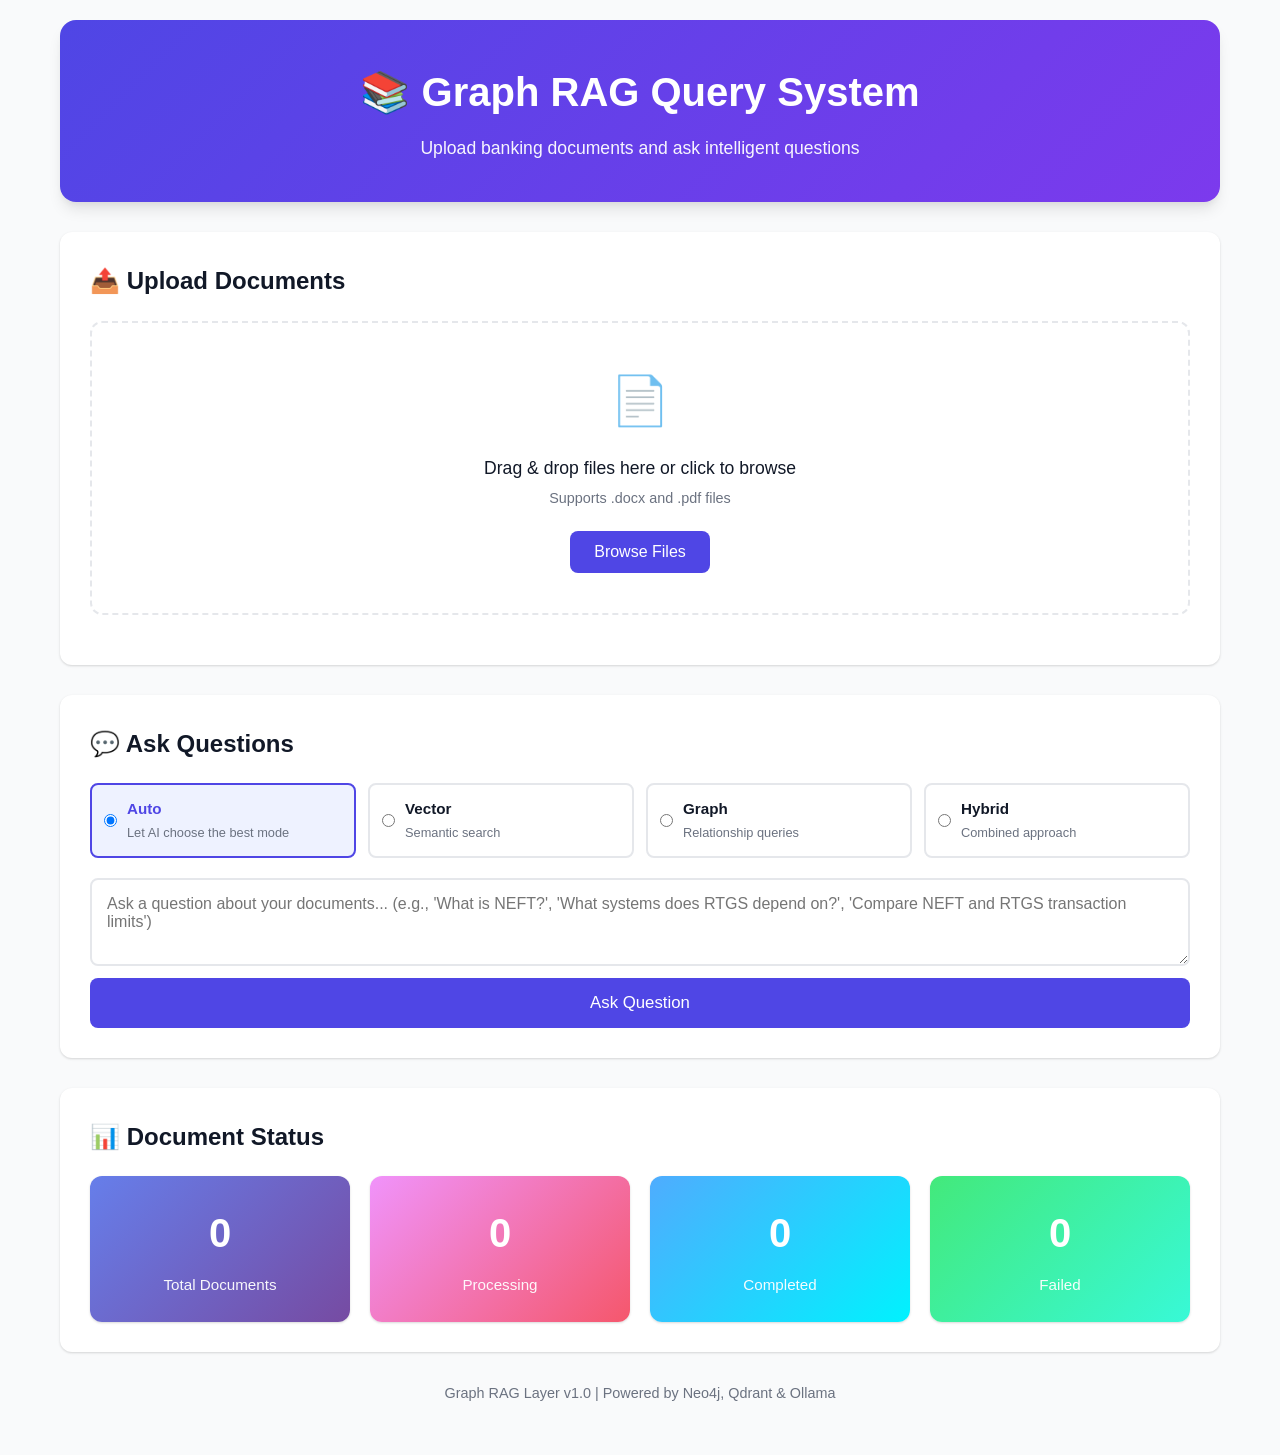
<file: frontend/index.html>
<!DOCTYPE html>
<html lang="en">
<head>
    <meta charset="UTF-8">
    <meta name="viewport" content="width=device-width, initial-scale=1.0">
    <title>Graph RAG Query System</title>
    <link rel="stylesheet" href="styles.css">
</head>
<body>
    <div class="container">
        <!-- Header -->
        <header class="header">
            <h1>📚 Graph RAG Query System</h1>
            <p class="subtitle">Upload banking documents and ask intelligent questions</p>
        </header>

        <!-- Main Content -->
        <div class="main-content">
            <!-- Upload Section -->
            <section class="upload-section">
                <h2>📤 Upload Documents</h2>
                <div class="upload-area" id="uploadArea">
                    <div class="upload-icon">📄</div>
                    <p class="upload-text">Drag & drop files here or click to browse</p>
                    <p class="upload-hint">Supports .docx and .pdf files</p>
                    <input type="file" id="fileInput" accept=".docx,.pdf" multiple hidden>
                    <button class="btn btn-primary" id="browseBtn">Browse Files</button>
                </div>

                <!-- File List -->
                <div class="file-list" id="fileList"></div>

                <!-- Upload Progress -->
                <div class="upload-progress" id="uploadProgress" style="display: none;">
                    <div class="progress-bar">
                        <div class="progress-fill" id="progressFill"></div>
                    </div>
                    <p class="progress-text" id="progressText">Uploading...</p>
                </div>
            </section>

            <!-- Query Section -->
            <section class="query-section">
                <h2>💬 Ask Questions</h2>
                
                <!-- Query Mode Selection -->
                <div class="mode-selector">
                    <label class="mode-option">
                        <input type="radio" name="mode" value="AUTO" checked>
                        <span class="mode-label">
                            <strong>Auto</strong>
                            <small>Let AI choose the best mode</small>
                        </span>
                    </label>
                    <label class="mode-option">
                        <input type="radio" name="mode" value="VECTOR">
                        <span class="mode-label">
                            <strong>Vector</strong>
                            <small>Semantic search</small>
                        </span>
                    </label>
                    <label class="mode-option">
                        <input type="radio" name="mode" value="GRAPH">
                        <span class="mode-label">
                            <strong>Graph</strong>
                            <small>Relationship queries</small>
                        </span>
                    </label>
                    <label class="mode-option">
                        <input type="radio" name="mode" value="HYBRID">
                        <span class="mode-label">
                            <strong>Hybrid</strong>
                            <small>Combined approach</small>
                        </span>
                    </label>
                </div>

                <!-- Query Input -->
                <div class="query-input-container">
                    <textarea 
                        id="queryInput" 
                        class="query-input" 
                        placeholder="Ask a question about your documents... (e.g., 'What is NEFT?', 'What systems does RTGS depend on?', 'Compare NEFT and RTGS transaction limits')"
                        rows="3"
                    ></textarea>
                    <button class="btn btn-primary btn-query" id="queryBtn">
                        <span id="queryBtnText">Ask Question</span>
                        <span id="queryBtnLoader" class="loader" style="display: none;"></span>
                    </button>
                </div>

                <!-- Response Area -->
                <div class="response-area" id="responseArea" style="display: none;">
                    <div class="response-header">
                        <h3>📝 Answer</h3>
                        <span class="mode-badge" id="modeBadge"></span>
                    </div>
                    <div class="response-content" id="responseContent"></div>
                    
                    <!-- Citations -->
                    <div class="citations" id="citations" style="display: none;">
                        <h4>📎 Sources</h4>
                        <div class="citations-list" id="citationsList"></div>
                    </div>

                    <!-- Metrics -->
                    <div class="metrics" id="metrics" style="display: none;">
                        <div class="metric">
                            <span class="metric-label">Query Time:</span>
                            <span class="metric-value" id="queryTime">-</span>
                        </div>
                        <div class="metric">
                            <span class="metric-label">Faithfulness Score:</span>
                            <span class="metric-value" id="faithfulnessScore">-</span>
                        </div>
                        <div class="metric">
                            <span class="metric-label">Chunks Retrieved:</span>
                            <span class="metric-value" id="chunksRetrieved">-</span>
                        </div>
                    </div>
                </div>

                <!-- Error Message -->
                <div class="error-message" id="errorMessage" style="display: none;"></div>
            </section>

            <!-- Document Status -->
            <section class="status-section">
                <h2>📊 Document Status</h2>
                <div class="status-grid" id="statusGrid">
                    <div class="status-card">
                        <div class="status-number" id="totalDocs">0</div>
                        <div class="status-label">Total Documents</div>
                    </div>
                    <div class="status-card">
                        <div class="status-number" id="processingDocs">0</div>
                        <div class="status-label">Processing</div>
                    </div>
                    <div class="status-card">
                        <div class="status-number" id="completedDocs">0</div>
                        <div class="status-label">Completed</div>
                    </div>
                    <div class="status-card">
                        <div class="status-number" id="failedDocs">0</div>
                        <div class="status-label">Failed</div>
                    </div>
                </div>
            </section>
        </div>

        <!-- Footer -->
        <footer class="footer">
            <p>Graph RAG Layer v1.0 | Powered by Neo4j, Qdrant & Ollama</p>
        </footer>
    </div>

    <script src="app.js"></script>
</body>
</html>
</file>
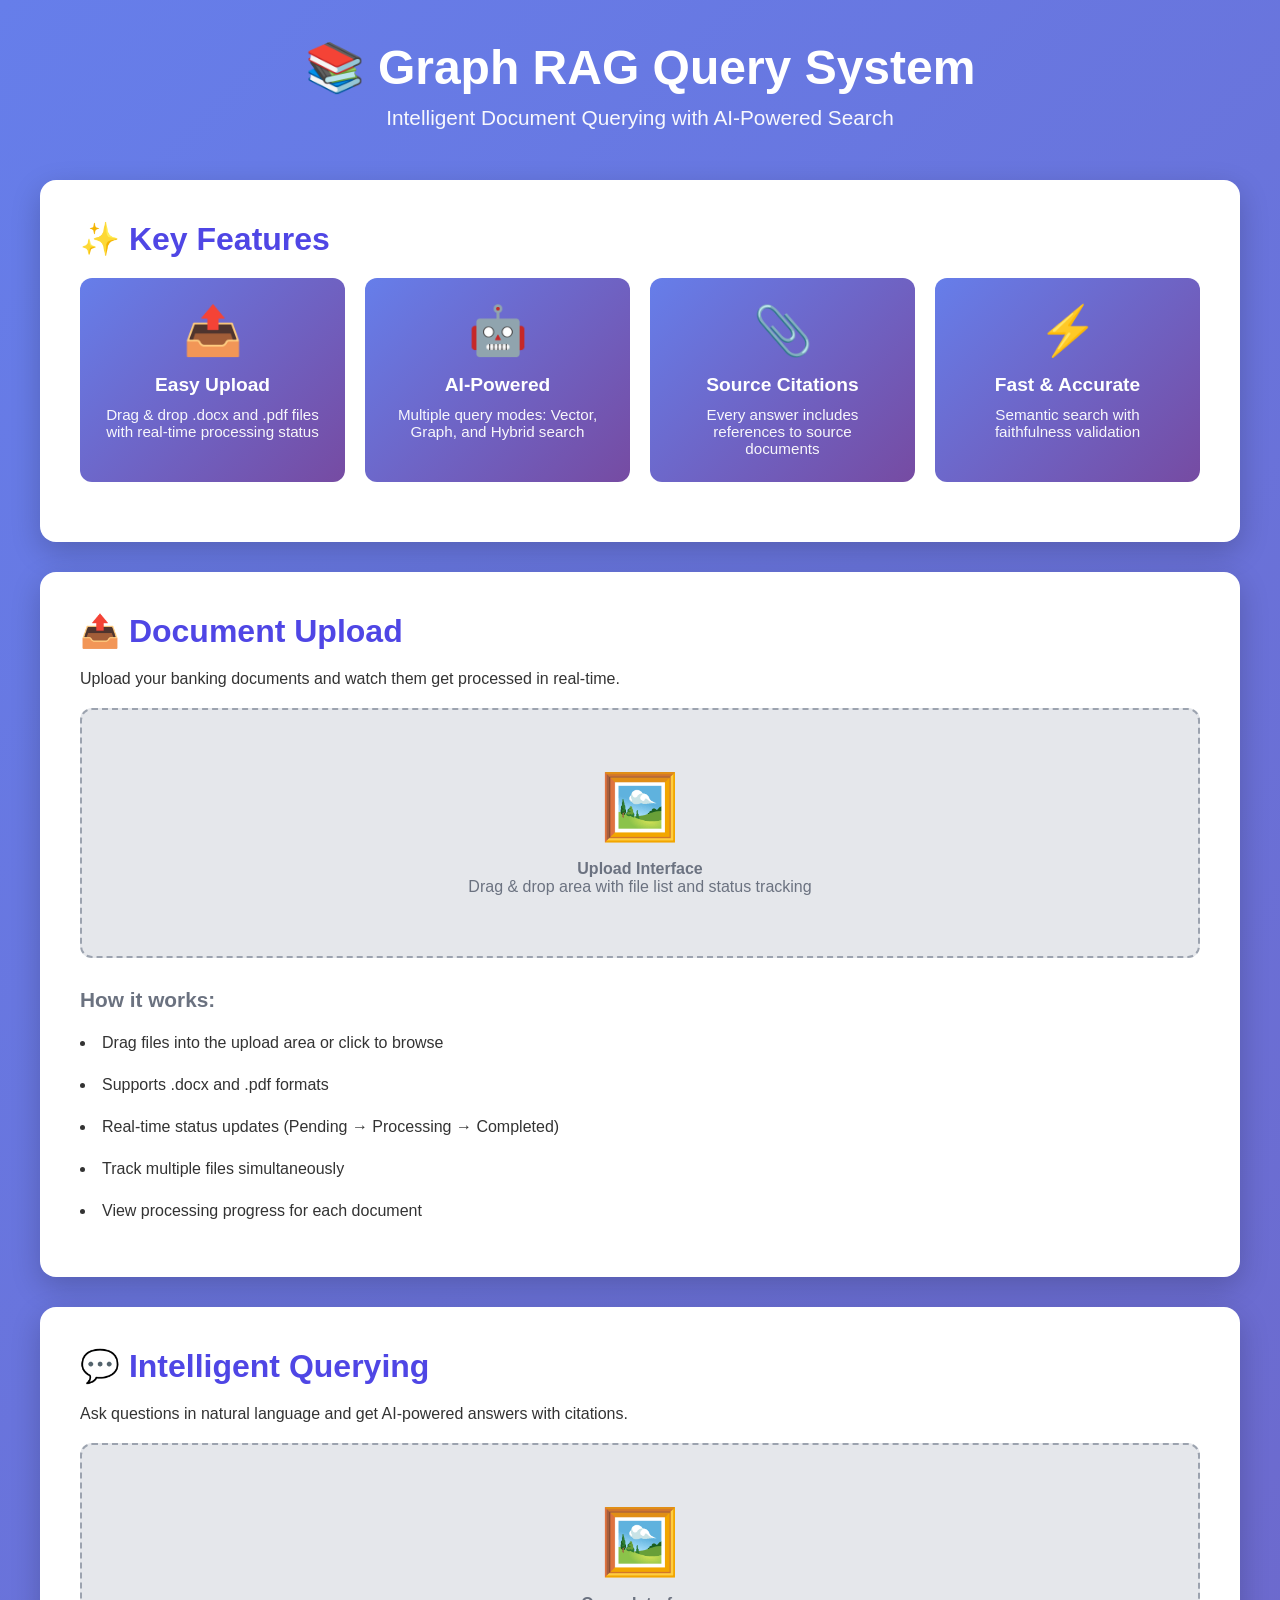
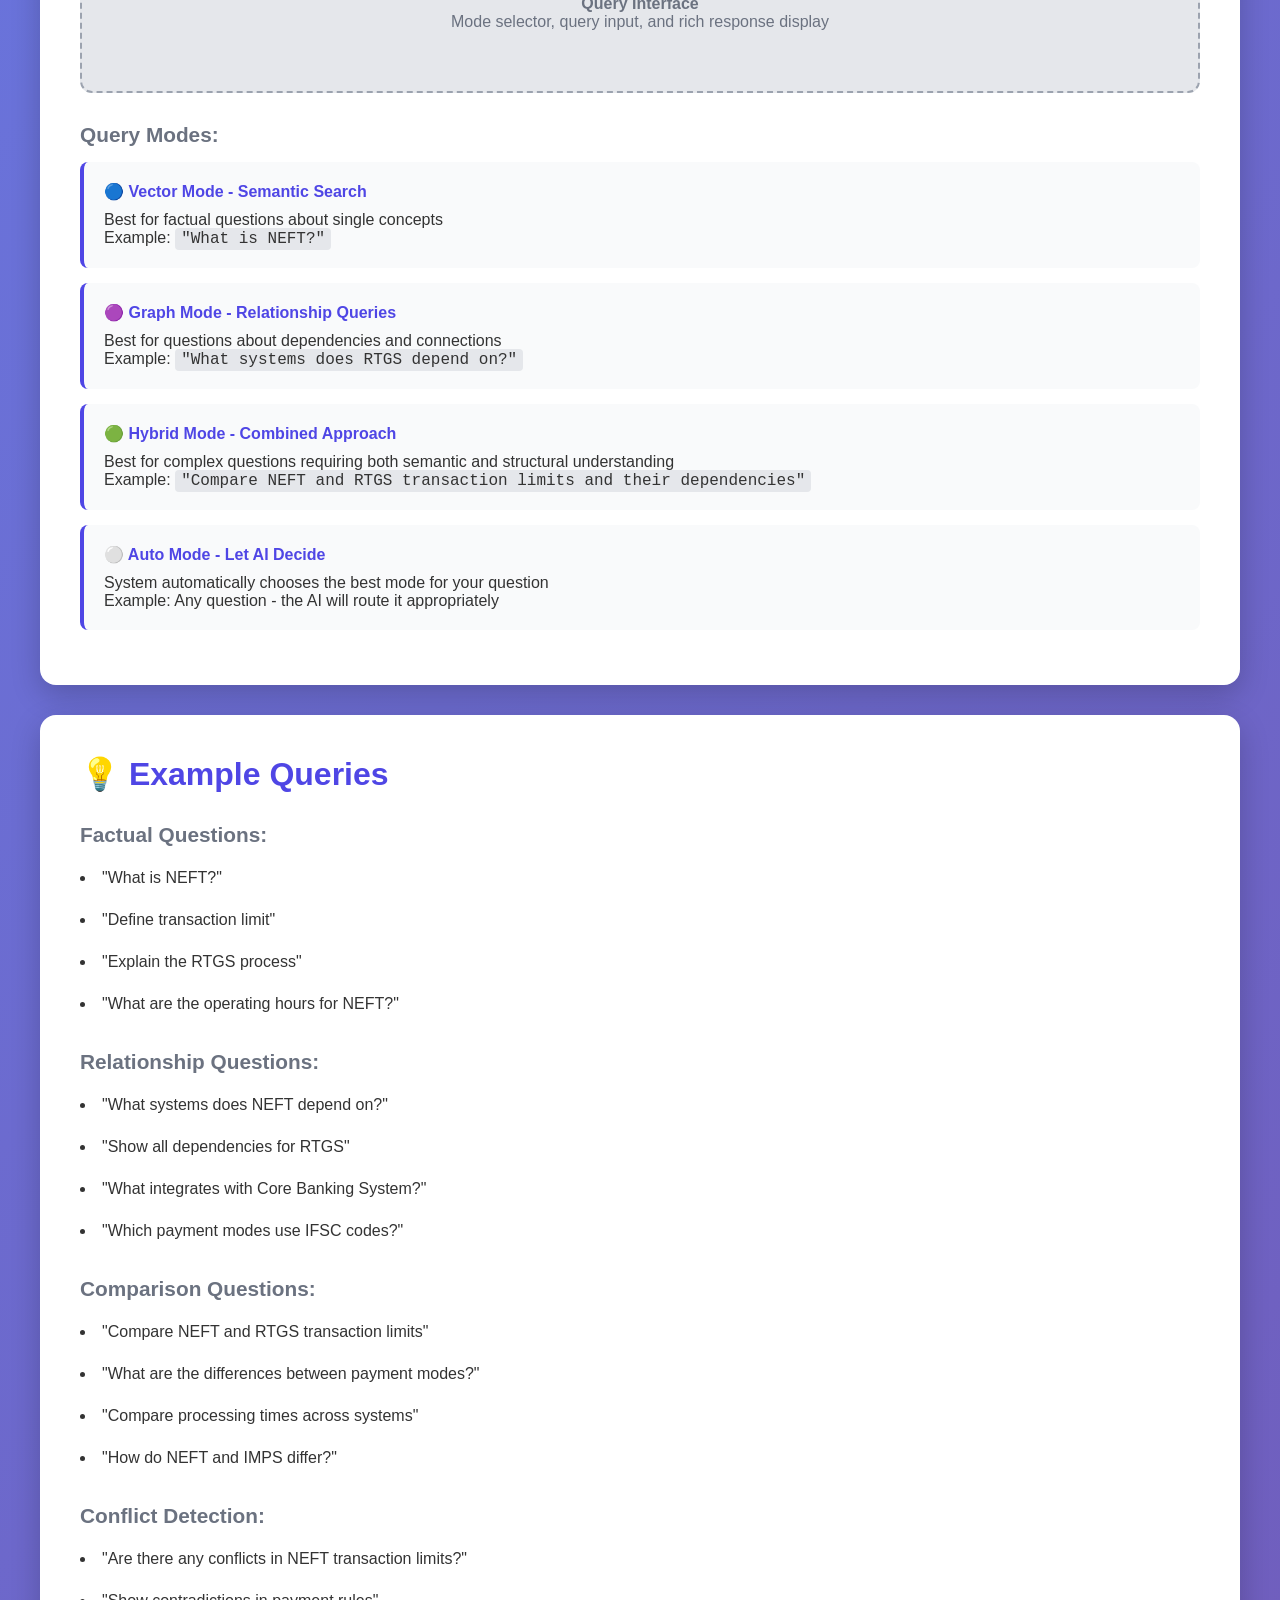
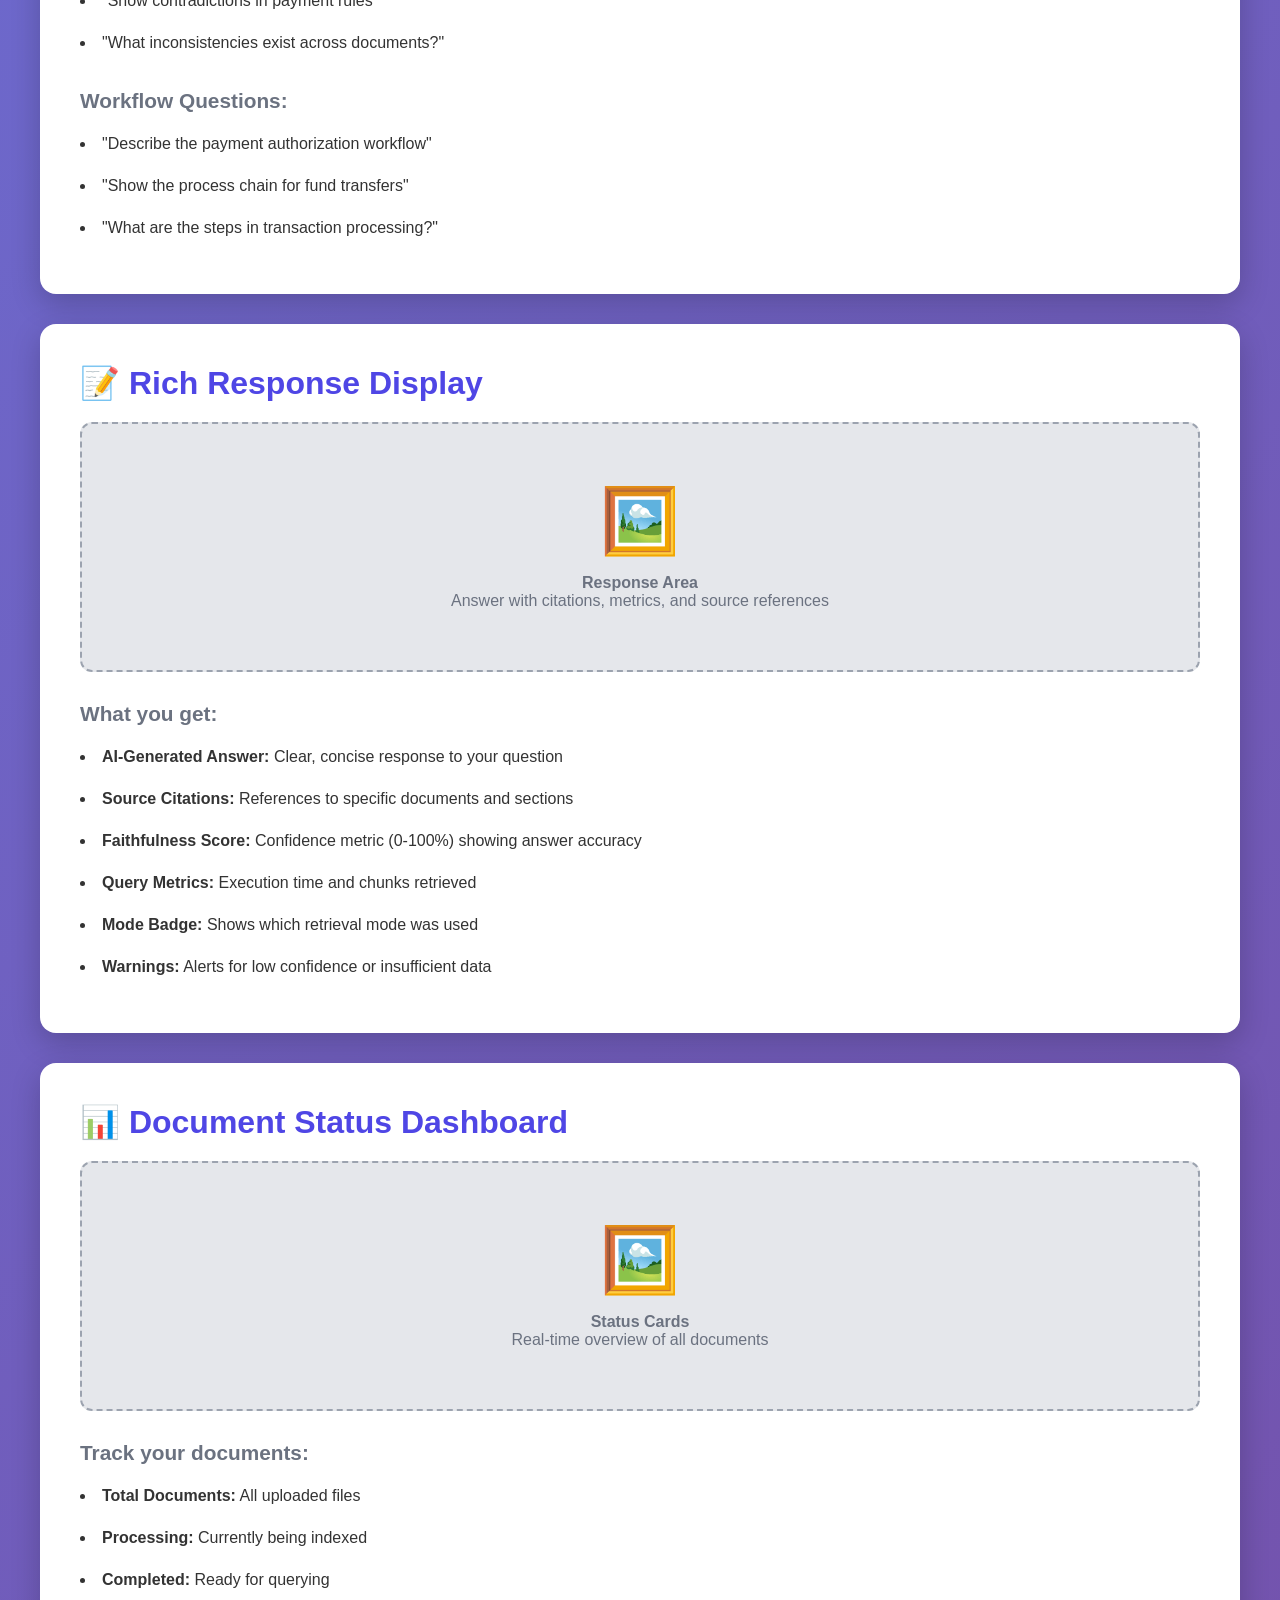
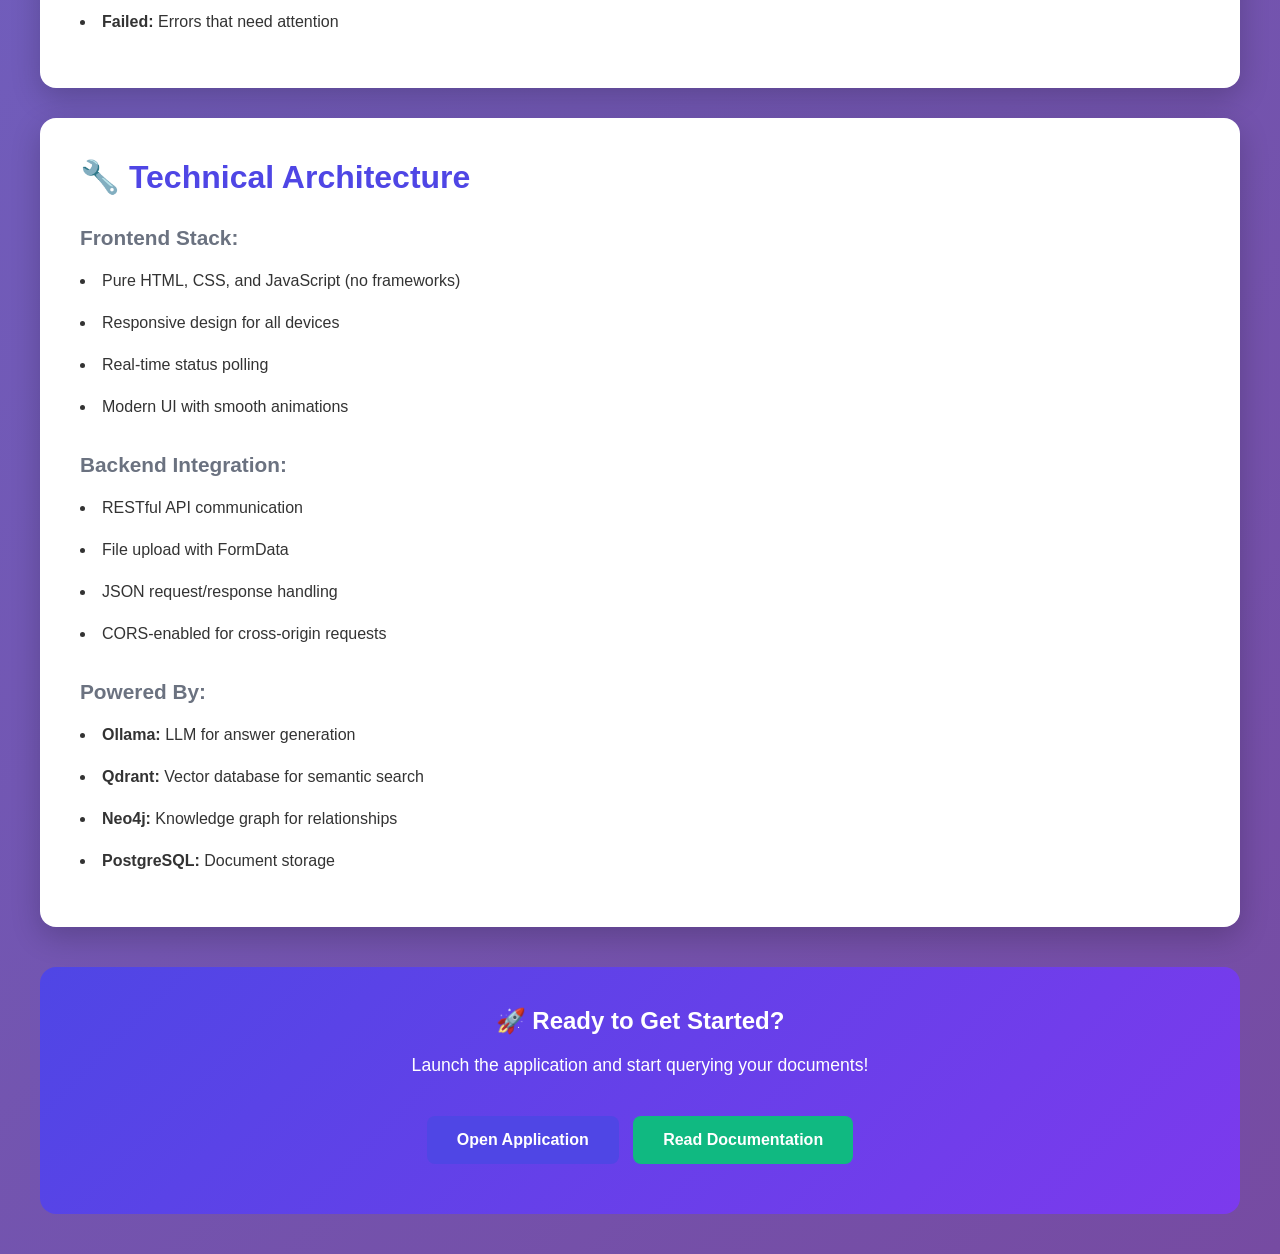
<file: frontend/demo.html>
<!DOCTYPE html>
<html lang="en">
<head>
    <meta charset="UTF-8">
    <meta name="viewport" content="width=device-width, initial-scale=1.0">
    <title>Graph RAG Demo - Screenshots & Examples</title>
    <style>
        * {
            margin: 0;
            padding: 0;
            box-sizing: border-box;
        }

        body {
            font-family: -apple-system, BlinkMacSystemFont, 'Segoe UI', Roboto, sans-serif;
            background: linear-gradient(135deg, #667eea 0%, #764ba2 100%);
            color: #333;
            padding: 40px 20px;
        }

        .container {
            max-width: 1200px;
            margin: 0 auto;
        }

        .header {
            text-align: center;
            color: white;
            margin-bottom: 50px;
        }

        .header h1 {
            font-size: 3rem;
            margin-bottom: 10px;
        }

        .header p {
            font-size: 1.3rem;
            opacity: 0.95;
        }

        .demo-section {
            background: white;
            border-radius: 16px;
            padding: 40px;
            margin-bottom: 30px;
            box-shadow: 0 10px 30px rgba(0,0,0,0.2);
        }

        .demo-section h2 {
            color: #4f46e5;
            margin-bottom: 20px;
            font-size: 2rem;
        }

        .demo-section h3 {
            color: #6b7280;
            margin: 30px 0 15px 0;
            font-size: 1.3rem;
        }

        .example-box {
            background: #f9fafb;
            border-left: 4px solid #4f46e5;
            padding: 20px;
            margin: 15px 0;
            border-radius: 8px;
        }

        .example-box strong {
            color: #4f46e5;
            display: block;
            margin-bottom: 10px;
        }

        .example-box code {
            background: #e5e7eb;
            padding: 2px 6px;
            border-radius: 4px;
            font-family: 'Courier New', monospace;
        }

        .feature-grid {
            display: grid;
            grid-template-columns: repeat(auto-fit, minmax(250px, 1fr));
            gap: 20px;
            margin: 20px 0;
        }

        .feature-card {
            background: linear-gradient(135deg, #667eea 0%, #764ba2 100%);
            color: white;
            padding: 25px;
            border-radius: 12px;
            text-align: center;
        }

        .feature-card .icon {
            font-size: 3rem;
            margin-bottom: 15px;
        }

        .feature-card h4 {
            margin-bottom: 10px;
            font-size: 1.2rem;
        }

        .feature-card p {
            opacity: 0.95;
            font-size: 0.95rem;
        }

        .screenshot-placeholder {
            background: #e5e7eb;
            border: 2px dashed #9ca3af;
            border-radius: 12px;
            padding: 60px;
            text-align: center;
            color: #6b7280;
            margin: 20px 0;
        }

        .screenshot-placeholder .icon {
            font-size: 4rem;
            margin-bottom: 15px;
        }

        .btn {
            display: inline-block;
            background: #4f46e5;
            color: white;
            padding: 15px 30px;
            border-radius: 8px;
            text-decoration: none;
            font-weight: 600;
            margin: 10px 5px;
            transition: all 0.2s;
        }

        .btn:hover {
            background: #4338ca;
            transform: translateY(-2px);
            box-shadow: 0 4px 12px rgba(79, 70, 229, 0.4);
        }

        .btn-secondary {
            background: #10b981;
        }

        .btn-secondary:hover {
            background: #059669;
        }

        .cta-section {
            text-align: center;
            padding: 40px;
            background: linear-gradient(135deg, #4f46e5 0%, #7c3aed 100%);
            color: white;
            border-radius: 16px;
            margin-top: 40px;
        }

        .cta-section h2 {
            color: white;
            margin-bottom: 20px;
        }

        ul {
            list-style-position: inside;
            line-height: 2;
        }

        li {
            margin: 10px 0;
        }
    </style>
</head>
<body>
    <div class="container">
        <div class="header">
            <h1>📚 Graph RAG Query System</h1>
            <p>Intelligent Document Querying with AI-Powered Search</p>
        </div>

        <!-- Features Overview -->
        <div class="demo-section">
            <h2>✨ Key Features</h2>
            <div class="feature-grid">
                <div class="feature-card">
                    <div class="icon">📤</div>
                    <h4>Easy Upload</h4>
                    <p>Drag & drop .docx and .pdf files with real-time processing status</p>
                </div>
                <div class="feature-card">
                    <div class="icon">🤖</div>
                    <h4>AI-Powered</h4>
                    <p>Multiple query modes: Vector, Graph, and Hybrid search</p>
                </div>
                <div class="feature-card">
                    <div class="icon">📎</div>
                    <h4>Source Citations</h4>
                    <p>Every answer includes references to source documents</p>
                </div>
                <div class="feature-card">
                    <div class="icon">⚡</div>
                    <h4>Fast & Accurate</h4>
                    <p>Semantic search with faithfulness validation</p>
                </div>
            </div>
        </div>

        <!-- Upload Demo -->
        <div class="demo-section">
            <h2>📤 Document Upload</h2>
            <p>Upload your banking documents and watch them get processed in real-time.</p>
            
            <div class="screenshot-placeholder">
                <div class="icon">🖼️</div>
                <p><strong>Upload Interface</strong></p>
                <p>Drag & drop area with file list and status tracking</p>
            </div>

            <h3>How it works:</h3>
            <ul>
                <li>Drag files into the upload area or click to browse</li>
                <li>Supports .docx and .pdf formats</li>
                <li>Real-time status updates (Pending → Processing → Completed)</li>
                <li>Track multiple files simultaneously</li>
                <li>View processing progress for each document</li>
            </ul>
        </div>

        <!-- Query Demo -->
        <div class="demo-section">
            <h2>💬 Intelligent Querying</h2>
            <p>Ask questions in natural language and get AI-powered answers with citations.</p>

            <div class="screenshot-placeholder">
                <div class="icon">🖼️</div>
                <p><strong>Query Interface</strong></p>
                <p>Mode selector, query input, and rich response display</p>
            </div>

            <h3>Query Modes:</h3>
            
            <div class="example-box">
                <strong>🔵 Vector Mode - Semantic Search</strong>
                <p>Best for factual questions about single concepts</p>
                <p>Example: <code>"What is NEFT?"</code></p>
            </div>

            <div class="example-box">
                <strong>🟣 Graph Mode - Relationship Queries</strong>
                <p>Best for questions about dependencies and connections</p>
                <p>Example: <code>"What systems does RTGS depend on?"</code></p>
            </div>

            <div class="example-box">
                <strong>🟢 Hybrid Mode - Combined Approach</strong>
                <p>Best for complex questions requiring both semantic and structural understanding</p>
                <p>Example: <code>"Compare NEFT and RTGS transaction limits and their dependencies"</code></p>
            </div>

            <div class="example-box">
                <strong>⚪ Auto Mode - Let AI Decide</strong>
                <p>System automatically chooses the best mode for your question</p>
                <p>Example: Any question - the AI will route it appropriately</p>
            </div>
        </div>

        <!-- Example Queries -->
        <div class="demo-section">
            <h2>💡 Example Queries</h2>
            
            <h3>Factual Questions:</h3>
            <ul>
                <li>"What is NEFT?"</li>
                <li>"Define transaction limit"</li>
                <li>"Explain the RTGS process"</li>
                <li>"What are the operating hours for NEFT?"</li>
            </ul>

            <h3>Relationship Questions:</h3>
            <ul>
                <li>"What systems does NEFT depend on?"</li>
                <li>"Show all dependencies for RTGS"</li>
                <li>"What integrates with Core Banking System?"</li>
                <li>"Which payment modes use IFSC codes?"</li>
            </ul>

            <h3>Comparison Questions:</h3>
            <ul>
                <li>"Compare NEFT and RTGS transaction limits"</li>
                <li>"What are the differences between payment modes?"</li>
                <li>"Compare processing times across systems"</li>
                <li>"How do NEFT and IMPS differ?"</li>
            </ul>

            <h3>Conflict Detection:</h3>
            <ul>
                <li>"Are there any conflicts in NEFT transaction limits?"</li>
                <li>"Show contradictions in payment rules"</li>
                <li>"What inconsistencies exist across documents?"</li>
            </ul>

            <h3>Workflow Questions:</h3>
            <ul>
                <li>"Describe the payment authorization workflow"</li>
                <li>"Show the process chain for fund transfers"</li>
                <li>"What are the steps in transaction processing?"</li>
            </ul>
        </div>

        <!-- Response Features -->
        <div class="demo-section">
            <h2>📝 Rich Response Display</h2>
            
            <div class="screenshot-placeholder">
                <div class="icon">🖼️</div>
                <p><strong>Response Area</strong></p>
                <p>Answer with citations, metrics, and source references</p>
            </div>

            <h3>What you get:</h3>
            <ul>
                <li><strong>AI-Generated Answer:</strong> Clear, concise response to your question</li>
                <li><strong>Source Citations:</strong> References to specific documents and sections</li>
                <li><strong>Faithfulness Score:</strong> Confidence metric (0-100%) showing answer accuracy</li>
                <li><strong>Query Metrics:</strong> Execution time and chunks retrieved</li>
                <li><strong>Mode Badge:</strong> Shows which retrieval mode was used</li>
                <li><strong>Warnings:</strong> Alerts for low confidence or insufficient data</li>
            </ul>
        </div>

        <!-- Status Dashboard -->
        <div class="demo-section">
            <h2>📊 Document Status Dashboard</h2>
            
            <div class="screenshot-placeholder">
                <div class="icon">🖼️</div>
                <p><strong>Status Cards</strong></p>
                <p>Real-time overview of all documents</p>
            </div>

            <h3>Track your documents:</h3>
            <ul>
                <li><strong>Total Documents:</strong> All uploaded files</li>
                <li><strong>Processing:</strong> Currently being indexed</li>
                <li><strong>Completed:</strong> Ready for querying</li>
                <li><strong>Failed:</strong> Errors that need attention</li>
            </ul>
        </div>

        <!-- Technical Details -->
        <div class="demo-section">
            <h2>🔧 Technical Architecture</h2>
            
            <h3>Frontend Stack:</h3>
            <ul>
                <li>Pure HTML, CSS, and JavaScript (no frameworks)</li>
                <li>Responsive design for all devices</li>
                <li>Real-time status polling</li>
                <li>Modern UI with smooth animations</li>
            </ul>

            <h3>Backend Integration:</h3>
            <ul>
                <li>RESTful API communication</li>
                <li>File upload with FormData</li>
                <li>JSON request/response handling</li>
                <li>CORS-enabled for cross-origin requests</li>
            </ul>

            <h3>Powered By:</h3>
            <ul>
                <li><strong>Ollama:</strong> LLM for answer generation</li>
                <li><strong>Qdrant:</strong> Vector database for semantic search</li>
                <li><strong>Neo4j:</strong> Knowledge graph for relationships</li>
                <li><strong>PostgreSQL:</strong> Document storage</li>
            </ul>
        </div>

        <!-- Call to Action -->
        <div class="cta-section">
            <h2>🚀 Ready to Get Started?</h2>
            <p style="margin-bottom: 30px; font-size: 1.1rem;">
                Launch the application and start querying your documents!
            </p>
            <a href="index.html" class="btn">Open Application</a>
            <a href="README.md" class="btn btn-secondary">Read Documentation</a>
        </div>
    </div>
</body>
</html>
</file>
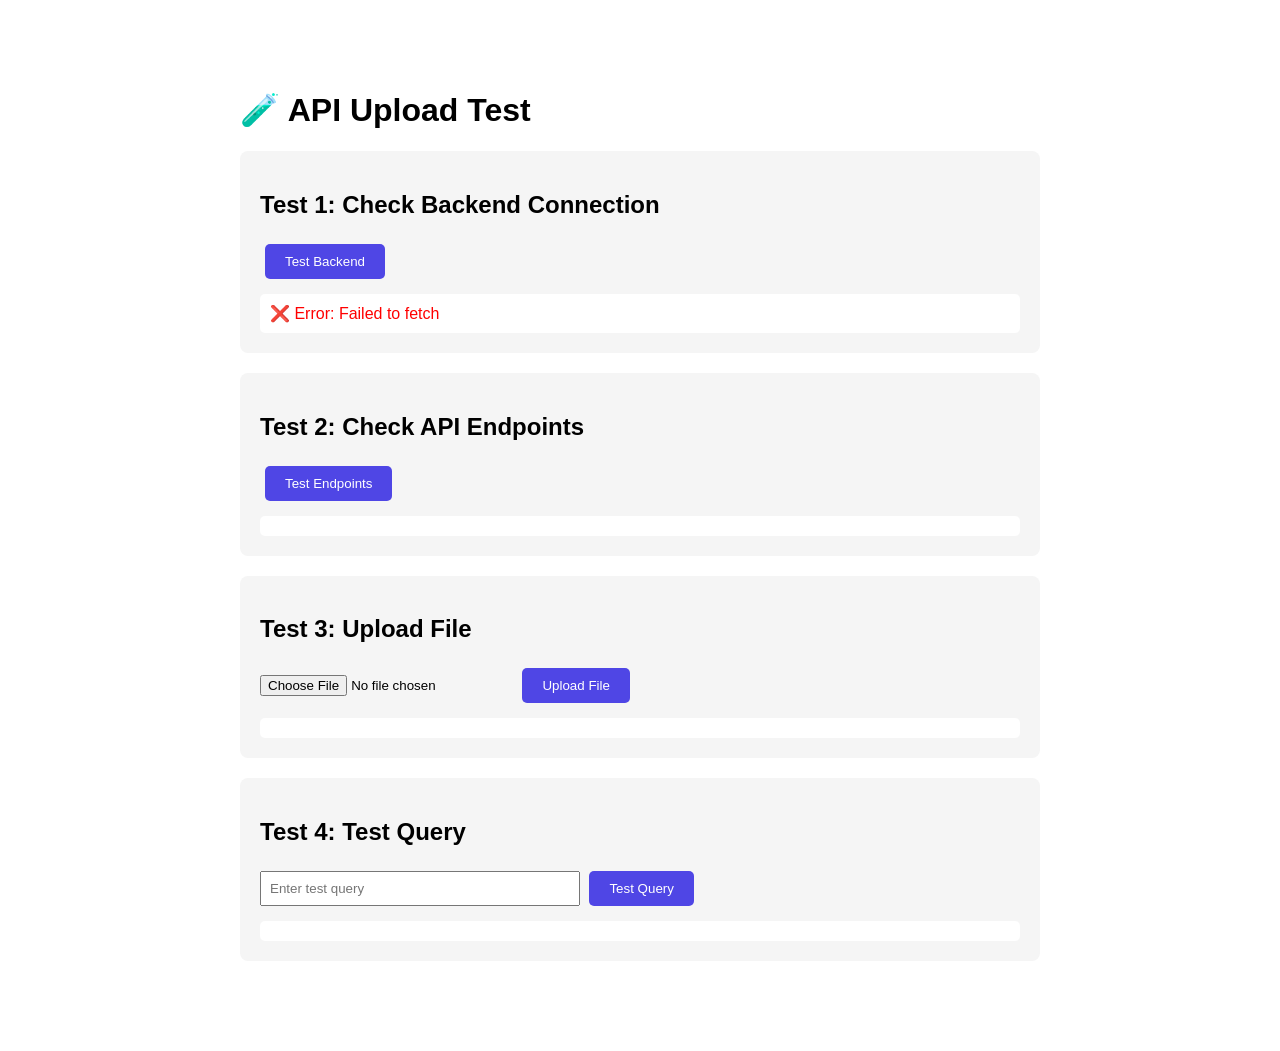
<file: frontend/test_upload.html>
<!DOCTYPE html>
<html lang="en">
<head>
    <meta charset="UTF-8">
    <meta name="viewport" content="width=device-width, initial-scale=1.0">
    <title>Upload Test</title>
    <style>
        body {
            font-family: Arial, sans-serif;
            max-width: 800px;
            margin: 50px auto;
            padding: 20px;
        }
        .test-section {
            background: #f5f5f5;
            padding: 20px;
            margin: 20px 0;
            border-radius: 8px;
        }
        button {
            background: #4f46e5;
            color: white;
            padding: 10px 20px;
            border: none;
            border-radius: 5px;
            cursor: pointer;
            margin: 5px;
        }
        button:hover {
            background: #4338ca;
        }
        .result {
            margin-top: 10px;
            padding: 10px;
            background: white;
            border-radius: 5px;
            white-space: pre-wrap;
        }
        .error {
            color: red;
        }
        .success {
            color: green;
        }
    </style>
</head>
<body>
    <h1>🧪 API Upload Test</h1>
    
    <div class="test-section">
        <h2>Test 1: Check Backend Connection</h2>
        <button onclick="testBackend()">Test Backend</button>
        <div id="backend-result" class="result"></div>
    </div>

    <div class="test-section">
        <h2>Test 2: Check API Endpoints</h2>
        <button onclick="testEndpoints()">Test Endpoints</button>
        <div id="endpoints-result" class="result"></div>
    </div>

    <div class="test-section">
        <h2>Test 3: Upload File</h2>
        <input type="file" id="fileInput" accept=".docx,.pdf">
        <button onclick="testUpload()">Upload File</button>
        <div id="upload-result" class="result"></div>
    </div>

    <div class="test-section">
        <h2>Test 4: Test Query</h2>
        <input type="text" id="queryInput" placeholder="Enter test query" style="width: 300px; padding: 8px;">
        <button onclick="testQuery()">Test Query</button>
        <div id="query-result" class="result"></div>
    </div>

    <script>
        const API_BASE_URL = 'http://localhost:8000';

        async function testBackend() {
            const resultDiv = document.getElementById('backend-result');
            resultDiv.innerHTML = 'Testing...';
            
            try {
                const response = await fetch(`${API_BASE_URL}/`);
                const data = await response.json();
                resultDiv.innerHTML = `<span class="success">✅ Backend is running!</span>\n${JSON.stringify(data, null, 2)}`;
            } catch (error) {
                resultDiv.innerHTML = `<span class="error">❌ Error: ${error.message}</span>`;
            }
        }

        async function testEndpoints() {
            const resultDiv = document.getElementById('endpoints-result');
            resultDiv.innerHTML = 'Testing endpoints...';
            
            const endpoints = [
                '/',
                '/api/v1/ingest/test-123',
            ];
            
            let results = '';
            for (const endpoint of endpoints) {
                try {
                    const response = await fetch(`${API_BASE_URL}${endpoint}`);
                    const status = response.status;
                    const data = await response.json();
                    results += `\n${endpoint}: ${status} - ${JSON.stringify(data)}`;
                } catch (error) {
                    results += `\n${endpoint}: ERROR - ${error.message}`;
                }
            }
            
            resultDiv.innerHTML = results;
        }

        async function testUpload() {
            const resultDiv = document.getElementById('upload-result');
            const fileInput = document.getElementById('fileInput');
            
            if (!fileInput.files || fileInput.files.length === 0) {
                resultDiv.innerHTML = '<span class="error">❌ Please select a file first</span>';
                return;
            }
            
            const file = fileInput.files[0];
            resultDiv.innerHTML = `Uploading ${file.name}...`;
            
            try {
                const formData = new FormData();
                formData.append('file', file);
                
                console.log('Uploading to:', `${API_BASE_URL}/api/v1/ingest`);
                console.log('File:', file.name, file.type, file.size);
                
                const response = await fetch(`${API_BASE_URL}/api/v1/ingest`, {
                    method: 'POST',
                    body: formData
                });
                
                console.log('Response status:', response.status);
                const data = await response.json();
                console.log('Response data:', data);
                
                if (response.ok) {
                    resultDiv.innerHTML = `<span class="success">✅ Upload successful!</span>\n${JSON.stringify(data, null, 2)}`;
                } else {
                    resultDiv.innerHTML = `<span class="error">❌ Upload failed (${response.status})</span>\n${JSON.stringify(data, null, 2)}`;
                }
            } catch (error) {
                console.error('Upload error:', error);
                resultDiv.innerHTML = `<span class="error">❌ Error: ${error.message}</span>`;
            }
        }

        async function testQuery() {
            const resultDiv = document.getElementById('query-result');
            const queryInput = document.getElementById('queryInput');
            
            const query = queryInput.value.trim() || 'test query';
            resultDiv.innerHTML = `Querying: "${query}"...`;
            
            try {
                const response = await fetch(`${API_BASE_URL}/api/v1/query`, {
                    method: 'POST',
                    headers: {
                        'Content-Type': 'application/json'
                    },
                    body: JSON.stringify({
                        query_text: query
                    })
                });
                
                const data = await response.json();
                
                if (response.ok) {
                    resultDiv.innerHTML = `<span class="success">✅ Query successful!</span>\n${JSON.stringify(data, null, 2)}`;
                } else {
                    resultDiv.innerHTML = `<span class="error">❌ Query failed (${response.status})</span>\n${JSON.stringify(data, null, 2)}`;
                }
            } catch (error) {
                resultDiv.innerHTML = `<span class="error">❌ Error: ${error.message}</span>`;
            }
        }

        // Auto-test backend on load
        window.onload = () => {
            testBackend();
        };
    </script>
</body>
</html>
</file>
<file: frontend/styles.css>
/* Reset and Base Styles */
* {
    margin: 0;
    padding: 0;
    box-sizing: border-box;
}

:root {
    --primary-color: #4f46e5;
    --primary-hover: #4338ca;
    --success-color: #10b981;
    --error-color: #ef4444;
    --warning-color: #f59e0b;
    --bg-color: #f9fafb;
    --card-bg: #ffffff;
    --text-primary: #111827;
    --text-secondary: #6b7280;
    --border-color: #e5e7eb;
    --shadow: 0 1px 3px 0 rgba(0, 0, 0, 0.1), 0 1px 2px 0 rgba(0, 0, 0, 0.06);
    --shadow-lg: 0 10px 15px -3px rgba(0, 0, 0, 0.1), 0 4px 6px -2px rgba(0, 0, 0, 0.05);
}

body {
    font-family: -apple-system, BlinkMacSystemFont, 'Segoe UI', Roboto, 'Helvetica Neue', Arial, sans-serif;
    background-color: var(--bg-color);
    color: var(--text-primary);
    line-height: 1.6;
}

.container {
    max-width: 1200px;
    margin: 0 auto;
    padding: 20px;
}

/* Header */
.header {
    text-align: center;
    padding: 40px 20px;
    background: linear-gradient(135deg, var(--primary-color) 0%, #7c3aed 100%);
    color: white;
    border-radius: 16px;
    margin-bottom: 30px;
    box-shadow: var(--shadow-lg);
}

.header h1 {
    font-size: 2.5rem;
    margin-bottom: 10px;
    font-weight: 700;
}

.subtitle {
    font-size: 1.1rem;
    opacity: 0.95;
}

/* Main Content */
.main-content {
    display: grid;
    gap: 30px;
}

/* Section Styles */
section {
    background: var(--card-bg);
    padding: 30px;
    border-radius: 12px;
    box-shadow: var(--shadow);
}

section h2 {
    font-size: 1.5rem;
    margin-bottom: 20px;
    color: var(--text-primary);
    font-weight: 600;
}

/* Upload Section */
.upload-area {
    border: 2px dashed var(--border-color);
    border-radius: 12px;
    padding: 40px;
    text-align: center;
    transition: all 0.3s ease;
    cursor: pointer;
}

.upload-area:hover {
    border-color: var(--primary-color);
    background-color: #f9fafb;
}

.upload-area.drag-over {
    border-color: var(--primary-color);
    background-color: #eef2ff;
}

.upload-icon {
    font-size: 3rem;
    margin-bottom: 15px;
}

.upload-text {
    font-size: 1.1rem;
    color: var(--text-primary);
    margin-bottom: 5px;
}

.upload-hint {
    font-size: 0.9rem;
    color: var(--text-secondary);
    margin-bottom: 20px;
}

/* File List */
.file-list {
    margin-top: 20px;
}

.file-item {
    display: flex;
    align-items: center;
    justify-content: space-between;
    padding: 15px;
    background: var(--bg-color);
    border-radius: 8px;
    margin-bottom: 10px;
    transition: all 0.2s ease;
}

.file-item:hover {
    background: #f3f4f6;
}

.file-info {
    display: flex;
    align-items: center;
    gap: 12px;
    flex: 1;
}

.file-icon {
    font-size: 1.5rem;
}

.file-details {
    flex: 1;
}

.file-name {
    font-weight: 500;
    color: var(--text-primary);
    margin-bottom: 2px;
}

.file-size {
    font-size: 0.85rem;
    color: var(--text-secondary);
}

.file-status {
    display: flex;
    align-items: center;
    gap: 8px;
    font-size: 0.9rem;
    padding: 4px 12px;
    border-radius: 20px;
    font-weight: 500;
}

.file-status.pending {
    background: #fef3c7;
    color: #92400e;
}

.file-status.processing {
    background: #dbeafe;
    color: #1e40af;
}

.file-status.completed {
    background: #d1fae5;
    color: #065f46;
}

.file-status.failed {
    background: #fee2e2;
    color: #991b1b;
}

.file-actions {
    display: flex;
    gap: 8px;
}

.btn-icon {
    background: none;
    border: none;
    cursor: pointer;
    font-size: 1.2rem;
    padding: 5px;
    opacity: 0.6;
    transition: opacity 0.2s;
}

.btn-icon:hover {
    opacity: 1;
}

/* Progress Bar */
.upload-progress {
    margin-top: 20px;
}

.progress-bar {
    width: 100%;
    height: 8px;
    background: var(--border-color);
    border-radius: 4px;
    overflow: hidden;
    margin-bottom: 10px;
}

.progress-fill {
    height: 100%;
    background: linear-gradient(90deg, var(--primary-color), #7c3aed);
    transition: width 0.3s ease;
    width: 0%;
}

.progress-text {
    text-align: center;
    color: var(--text-secondary);
    font-size: 0.9rem;
}

/* Query Section */
.mode-selector {
    display: grid;
    grid-template-columns: repeat(auto-fit, minmax(150px, 1fr));
    gap: 12px;
    margin-bottom: 20px;
}

.mode-option {
    display: flex;
    align-items: center;
    padding: 12px;
    border: 2px solid var(--border-color);
    border-radius: 8px;
    cursor: pointer;
    transition: all 0.2s ease;
}

.mode-option:hover {
    border-color: var(--primary-color);
    background: #f9fafb;
}

.mode-option input[type="radio"] {
    margin-right: 10px;
}

.mode-option input[type="radio"]:checked + .mode-label {
    color: var(--primary-color);
}

.mode-option:has(input:checked) {
    border-color: var(--primary-color);
    background: #eef2ff;
}

.mode-label {
    display: flex;
    flex-direction: column;
    gap: 2px;
}

.mode-label strong {
    font-size: 0.95rem;
}

.mode-label small {
    font-size: 0.8rem;
    color: var(--text-secondary);
}

.query-input-container {
    display: flex;
    flex-direction: column;
    gap: 12px;
}

.query-input {
    width: 100%;
    padding: 15px;
    border: 2px solid var(--border-color);
    border-radius: 8px;
    font-size: 1rem;
    font-family: inherit;
    resize: vertical;
    transition: border-color 0.2s;
}

.query-input:focus {
    outline: none;
    border-color: var(--primary-color);
}

/* Buttons */
.btn {
    padding: 12px 24px;
    border: none;
    border-radius: 8px;
    font-size: 1rem;
    font-weight: 500;
    cursor: pointer;
    transition: all 0.2s ease;
    display: inline-flex;
    align-items: center;
    justify-content: center;
    gap: 8px;
}

.btn-primary {
    background: var(--primary-color);
    color: white;
}

.btn-primary:hover {
    background: var(--primary-hover);
    transform: translateY(-1px);
    box-shadow: var(--shadow);
}

.btn-primary:disabled {
    background: var(--border-color);
    cursor: not-allowed;
    transform: none;
}

.btn-query {
    width: 100%;
    padding: 15px;
    font-size: 1.05rem;
}

/* Loader */
.loader {
    width: 20px;
    height: 20px;
    border: 3px solid rgba(255, 255, 255, 0.3);
    border-top-color: white;
    border-radius: 50%;
    animation: spin 0.8s linear infinite;
}

@keyframes spin {
    to { transform: rotate(360deg); }
}

/* Response Area */
.response-area {
    margin-top: 30px;
    padding: 25px;
    background: var(--bg-color);
    border-radius: 12px;
    border-left: 4px solid var(--primary-color);
}

.response-header {
    display: flex;
    align-items: center;
    justify-content: space-between;
    margin-bottom: 15px;
}

.response-header h3 {
    font-size: 1.2rem;
    color: var(--text-primary);
}

.mode-badge {
    padding: 4px 12px;
    background: var(--primary-color);
    color: white;
    border-radius: 20px;
    font-size: 0.85rem;
    font-weight: 500;
}

.response-content {
    line-height: 1.8;
    color: var(--text-primary);
    margin-bottom: 20px;
    white-space: pre-wrap;
}

/* Citations */
.citations {
    margin-top: 20px;
    padding-top: 20px;
    border-top: 1px solid var(--border-color);
}

.citations h4 {
    font-size: 1rem;
    margin-bottom: 12px;
    color: var(--text-primary);
}

.citations-list {
    display: flex;
    flex-direction: column;
    gap: 8px;
}

.citation-item {
    padding: 10px 15px;
    background: white;
    border-radius: 6px;
    font-size: 0.9rem;
    color: var(--text-secondary);
    border-left: 3px solid var(--primary-color);
}

/* Metrics */
.metrics {
    display: flex;
    gap: 20px;
    margin-top: 20px;
    padding-top: 20px;
    border-top: 1px solid var(--border-color);
}

.metric {
    display: flex;
    flex-direction: column;
    gap: 4px;
}

.metric-label {
    font-size: 0.85rem;
    color: var(--text-secondary);
}

.metric-value {
    font-size: 1.1rem;
    font-weight: 600;
    color: var(--primary-color);
}

/* Error Message */
.error-message {
    margin-top: 20px;
    padding: 15px;
    background: #fee2e2;
    border-left: 4px solid var(--error-color);
    border-radius: 8px;
    color: #991b1b;
}

/* Status Section */
.status-grid {
    display: grid;
    grid-template-columns: repeat(auto-fit, minmax(200px, 1fr));
    gap: 20px;
}

.status-card {
    padding: 25px;
    background: linear-gradient(135deg, #667eea 0%, #764ba2 100%);
    color: white;
    border-radius: 12px;
    text-align: center;
    box-shadow: var(--shadow);
}

.status-card:nth-child(2) {
    background: linear-gradient(135deg, #f093fb 0%, #f5576c 100%);
}

.status-card:nth-child(3) {
    background: linear-gradient(135deg, #4facfe 0%, #00f2fe 100%);
}

.status-card:nth-child(4) {
    background: linear-gradient(135deg, #43e97b 0%, #38f9d7 100%);
}

.status-number {
    font-size: 2.5rem;
    font-weight: 700;
    margin-bottom: 8px;
}

.status-label {
    font-size: 0.95rem;
    opacity: 0.95;
}

/* Footer */
.footer {
    text-align: center;
    padding: 30px 20px;
    color: var(--text-secondary);
    font-size: 0.9rem;
}

/* Responsive Design */
@media (max-width: 768px) {
    .header h1 {
        font-size: 1.8rem;
    }

    .subtitle {
        font-size: 1rem;
    }

    section {
        padding: 20px;
    }

    .mode-selector {
        grid-template-columns: 1fr;
    }

    .metrics {
        flex-direction: column;
        gap: 12px;
    }

    .status-grid {
        grid-template-columns: repeat(2, 1fr);
    }
}

/* Animations */
@keyframes fadeIn {
    from {
        opacity: 0;
        transform: translateY(10px);
    }
    to {
        opacity: 1;
        transform: translateY(0);
    }
}

.response-area,
.error-message {
    animation: fadeIn 0.3s ease;
}
</file>
